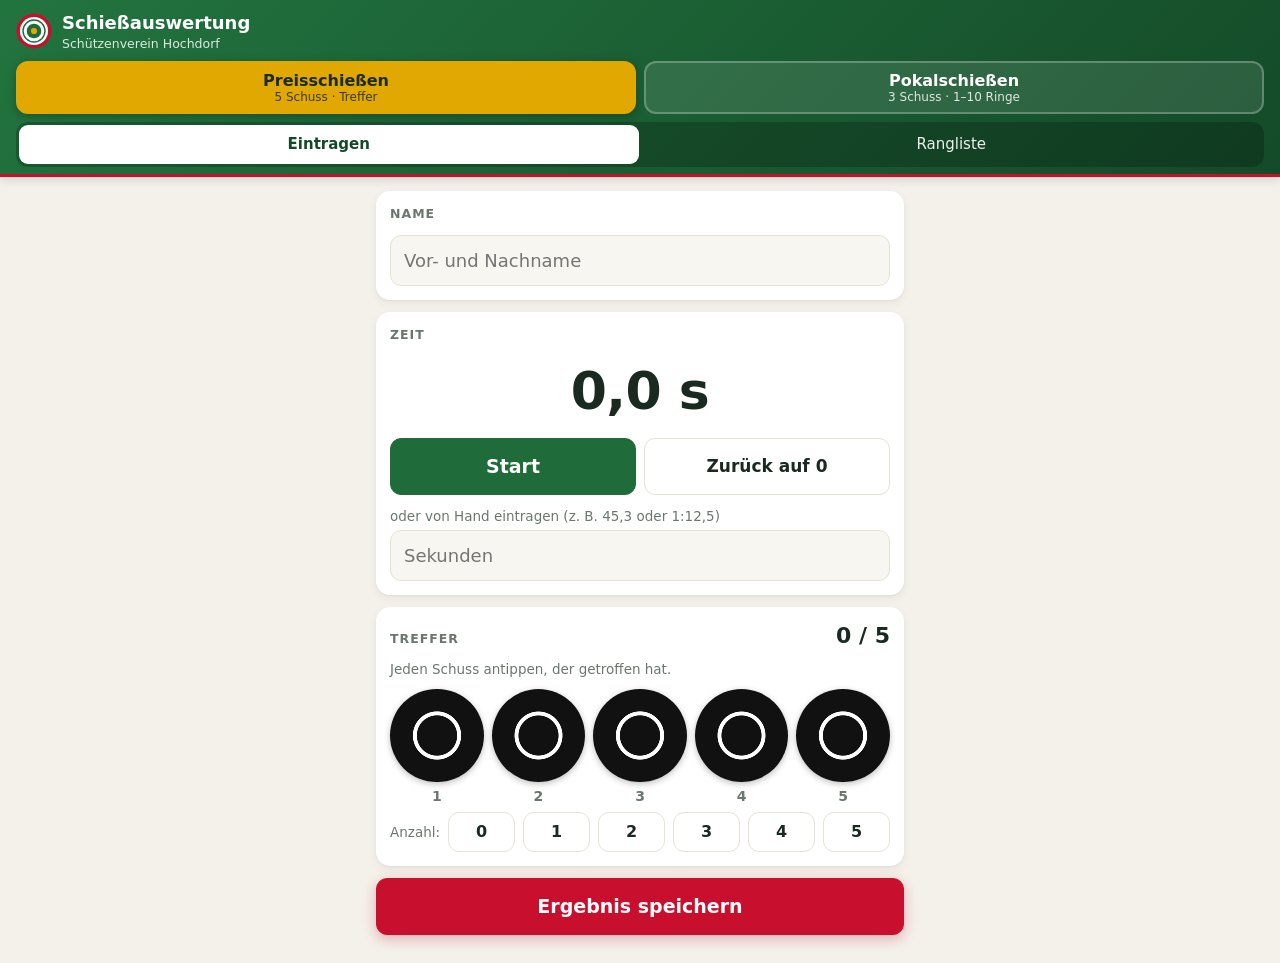
<file: index.html>
<!doctype html>
<html lang="de">
<head>
<meta charset="utf-8">
<meta name="viewport" content="width=device-width, initial-scale=1, viewport-fit=cover">
<meta name="theme-color" content="#1f6b3a">
<meta name="apple-mobile-web-app-capable" content="yes">
<meta name="mobile-web-app-capable" content="yes">
<meta name="apple-mobile-web-app-status-bar-style" content="black-translucent">
<meta name="apple-mobile-web-app-title" content="Schießen">
<title>Schießauswertung</title>
<link rel="manifest" href="manifest.json">
<link rel="icon" href="icon.svg" type="image/svg+xml">
<link rel="apple-touch-icon" href="icon-180.png">
<link rel="stylesheet" href="schiessen.css">
</head>
<body>
<header class="kopf">
  <div class="marke">
    <img src="icon.svg" alt="" class="emblem">
    <div>Schießauswertung<small>Schützenverein Hochdorf</small></div>
  </div>
  <nav class="arten" aria-label="Art des Schießens">
    <button type="button" data-art="preis">Preisschießen<small>5 Schuss · Treffer</small></button>
    <button type="button" data-art="pokal">Pokalschießen<small>3 Schuss · 1–10 Ringe</small></button>
  </nav>
  <nav class="seg" role="tablist">
    <button type="button" data-tab="eintragen" class="an" role="tab">Eintragen</button>
    <button type="button" data-tab="rangliste" role="tab">Rangliste <span id="anzahl"></span></button>
  </nav>
</header>

<main>
  <section id="eintragen">
    <form id="form" autocomplete="off" novalidate>
      <label class="karte">
        <span class="titel">Name</span>
        <input id="name" name="name" list="namen" placeholder="Vor- und Nachname" enterkeyhint="done" autocapitalize="words" maxlength="60">
        <datalist id="namen"></datalist>
      </label>

      <div class="karte">
        <span class="titel">Zeit</span>
        <div id="uhr" class="uhr" aria-live="off">0,0 s</div>
        <div class="reihe">
          <button type="button" id="startStopp" class="knopf gross gruen">Start</button>
          <button type="button" id="uhrNull" class="knopf">Zurück auf 0</button>
        </div>
        <label class="klein">oder von Hand eintragen (z. B. 45,3 oder 1:12,5)
          <input id="zeit" inputmode="decimal" placeholder="Sekunden">
        </label>
      </div>

      <div class="karte" id="kartePreis">
        <span class="titel">Treffer <b id="trefferZahl">0 / 5</b></span>
        <p class="hinweis">Jeden Schuss antippen, der getroffen hat.</p>
        <div id="scheiben" class="scheiben"></div>
        <div class="reihe schnell" id="schnell"></div>
      </div>

      <div class="karte" id="kartePokal" hidden>
        <span class="titel">Ringe <b id="ringeSumme">0 / 30</b></span>
        <p class="hinweis">Schuss antippen, dann die Ringzahl wählen.</p>
        <div id="schuesse" class="schuesse"></div>
        <div id="tasten" class="tasten"></div>
      </div>

      <button type="submit" class="knopf gross rot speichern">Ergebnis speichern</button>
    </form>
  </section>

  <section id="rangliste" hidden>
    <div class="karte leiste">
      <label class="schalter"><input type="checkbox" id="nurBester"> Nur bester Versuch je Schütze</label>
      <div class="reihe">
        <button type="button" id="teilen" class="knopf">Teilen / Exportieren</button>
        <button type="button" id="drucken" class="knopf">Drucken</button>
      </div>
    </div>
    <ol id="liste" class="liste"></ol>
    <p id="leer" class="leer">Noch keine Ergebnisse eingetragen.</p>
    <button type="button" id="alleLoeschen" class="knopf leise">Alle Ergebnisse löschen …</button>
  </section>
</main>

<dialog id="dlg"></dialog>
<div id="meldung" class="meldung" aria-live="polite"></div>
<script src="logic.js"></script>
<script src="schiessen.js"></script>
</body>
</html>
</file>
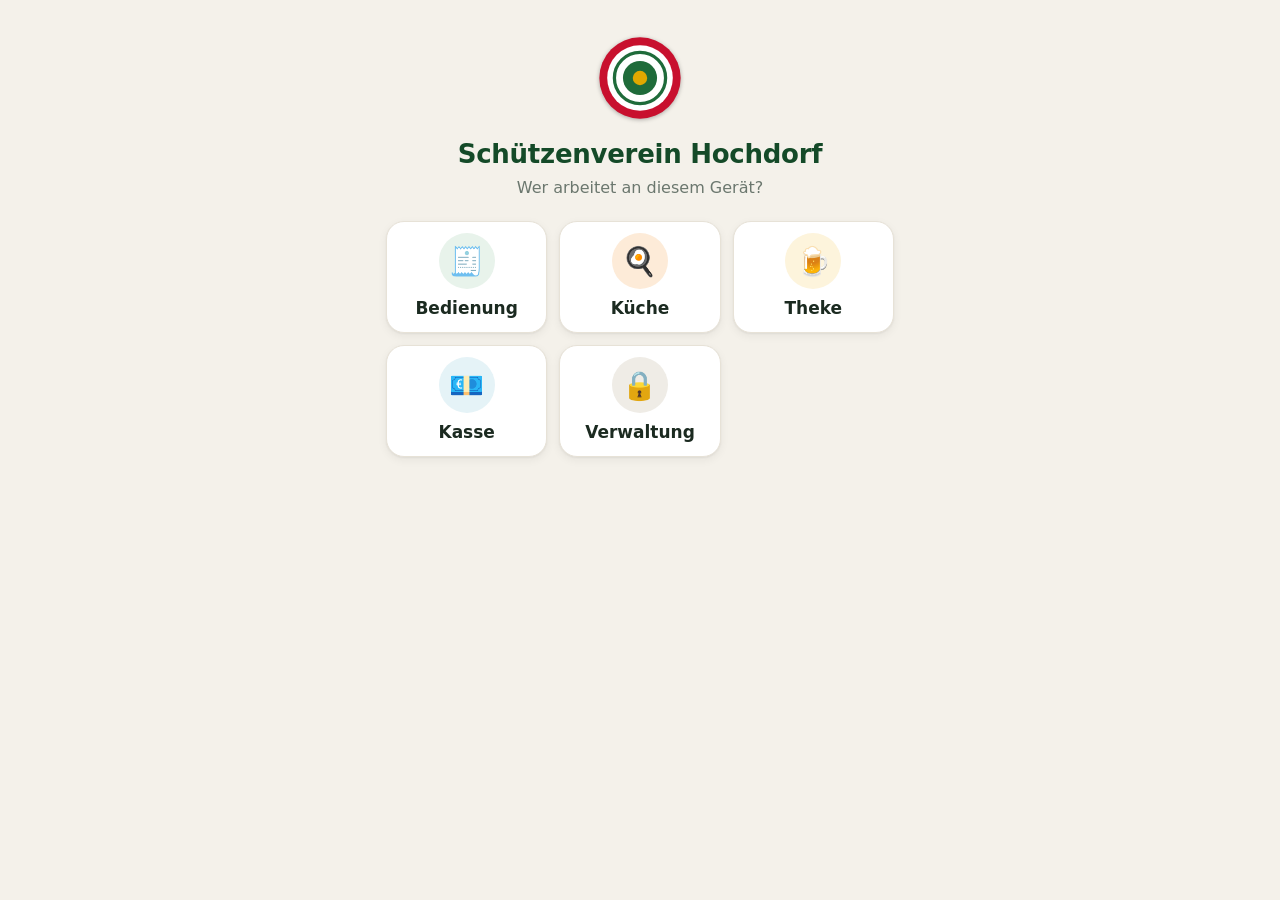
<file: app/index.html>
<!doctype html>
<html lang="de">
<head>
<meta charset="utf-8">
<meta name="viewport" content="width=device-width, initial-scale=1, viewport-fit=cover">
<meta name="theme-color" content="#1f6b3a">
<title>Schützenverein Hochdorf</title>
<link rel="icon" href="icon.svg" type="image/svg+xml">
<link rel="stylesheet" href="css/app.css">
</head>
<body>
<header id="top"></header>
<main id="view"></main>
<div id="toasts" aria-live="polite"></div>
<dialog id="dlg"></dialog>
<div id="print" aria-hidden="true"></div>
<script type="module" src="js/main.js"></script>
</body>
</html>
</file>
<file: schiessen.css>
/* Schießauswertung – Vereinsfarben Waldgrün, Schützenrot, Gold. Nur Systemschriften, läuft offline. */
:root {
  --bg: #f4f1ea; --karte: #fff; --text: #1b2a20; --leise: #6b776e; --linie: #e7e2d7; --sanft: #f8f6f1;
  --gruen: #1f6b3a; --gruen-dunkel: #144a28; --rot: #c8102e; --gold: #e0a800; --silber: #9aa3a8; --bronze: #b0743c;
  --radius: 14px;
  --schatten: 0 1px 2px rgba(27, 42, 32, .06), 0 3px 10px rgba(27, 42, 32, .06);
  color-scheme: light dark;
}
@media (prefers-color-scheme: dark) {
  :root { --bg: #121a15; --karte: #1c2620; --text: #e8efe9; --leise: #9aa79e; --linie: #2c3830; --sanft: #222e27; --gruen: #2f8f52; }
}
* { box-sizing: border-box; -webkit-tap-highlight-color: transparent; }
[hidden] { display: none !important; }
html, body { margin: 0; }
body { background: var(--bg); color: var(--text); font: 17px/1.4 system-ui, -apple-system, "Segoe UI", Roboto, sans-serif; -webkit-font-smoothing: antialiased; min-height: 100vh; }
button, input { font: inherit; color: inherit; }
button { touch-action: manipulation; cursor: pointer; }
:focus-visible { outline: 3px solid rgba(47, 143, 82, .5); outline-offset: 2px; }

/* Kopf */
.kopf { position: relative; z-index: 5; background: linear-gradient(135deg, #22743f, #144a28); color: #fff;
  padding: calc(10px + env(safe-area-inset-top)) 16px 10px; box-shadow: inset 0 -3px 0 var(--rot), 0 2px 10px rgba(0, 0, 0, .15); }
.marke { display: flex; align-items: center; gap: 10px; font-weight: 800; font-size: 18px; margin-bottom: 8px; }
.marke small { display: block; font-weight: 500; font-size: 12.5px; opacity: .85; }
.emblem { width: 36px; height: 36px; }
.arten { display: grid; grid-template-columns: 1fr 1fr; gap: 8px; margin-bottom: 8px; }
.arten button { background: rgba(255, 255, 255, .1); border: 2px solid rgba(255, 255, 255, .25); color: #fff; border-radius: 12px;
  padding: 8px 6px; font-weight: 800; font-size: 16px; line-height: 1.2; }
.arten button small { display: block; font-weight: 500; font-size: 12px; opacity: .85; }
.arten button.an { background: var(--gold); border-color: var(--gold); color: #1b2a20; box-shadow: 0 2px 8px rgba(0, 0, 0, .25); }
.seg { display: flex; background: rgba(0, 0, 0, .22); border-radius: 12px; padding: 3px; gap: 3px; }
.seg button { flex: 1; background: none; border: 0; color: rgba(255, 255, 255, .92); padding: 9px 8px; border-radius: 9px; font-size: 15px; }
.seg button.an { background: #fff; color: var(--gruen-dunkel); font-weight: 700; }

main { padding: 14px 16px calc(28px + env(safe-area-inset-bottom)); max-width: 560px; margin: 0 auto; }
.karte { display: block; background: var(--karte); border-radius: var(--radius); box-shadow: var(--schatten); padding: 14px; margin-bottom: 12px; }
.titel { display: flex; justify-content: space-between; align-items: baseline; font-size: 12.5px; font-weight: 700;
  text-transform: uppercase; letter-spacing: .08em; color: var(--leise); margin-bottom: 8px; }
.titel b { font-size: 22px; letter-spacing: 0; color: var(--text); text-transform: none; }
.hinweis, .klein { font-size: 13.5px; color: var(--leise); margin: 0 0 10px; }
label.klein { display: block; margin: 12px 0 0; }
input:not([type]), input[inputmode], input[list] { width: 100%; padding: 12px 13px; border: 1.5px solid var(--linie); border-radius: 11px;
  background: var(--sanft); font-size: 18px; margin-top: 4px; }
input:focus { border-color: var(--gruen); outline: none; background: var(--karte); }
input.falsch { border-color: var(--rot); }

/* Knöpfe */
.reihe { display: flex; gap: 8px; flex-wrap: wrap; }
.reihe > * { flex: 1; }
.knopf { border: 1.5px solid var(--linie); background: var(--karte); border-radius: 11px; padding: 11px 14px; font-weight: 600; min-height: 46px; }
.knopf:active { transform: scale(.98); }
.knopf.gross { font-size: 19px; padding: 14px; min-height: 56px; }
.knopf.gruen { background: var(--gruen); border-color: var(--gruen); color: #fff; }
.knopf.rot { background: var(--rot); border-color: var(--rot); color: #fff; }
.knopf.mini { min-height: 40px; padding: 6px 0; font-size: 16px; }
.knopf.leise { display: block; margin: 18px auto 0; background: none; border: 0; color: var(--rot); font-weight: 500; }
.speichern { width: 100%; box-shadow: 0 4px 14px rgba(200, 16, 46, .3); }

/* Stoppuhr */
.uhr { font-size: 52px; font-weight: 800; text-align: center; font-variant-numeric: tabular-nums; padding: 4px 0 10px; letter-spacing: -.01em; }
.uhr.laeuft { color: var(--rot); }

/* Scheiben */
.scheiben { display: grid; grid-template-columns: repeat(5, 1fr); gap: 8px; margin-bottom: 12px; }
.scheibe { aspect-ratio: 1; border-radius: 50%; border: 0; padding: 0; position: relative; color: #fff; font-weight: 800; font-size: 18px;
  background: radial-gradient(circle, #111 0 30%, #fff 31% 36%, #111 37% 100%); box-shadow: 0 2px 6px rgba(0, 0, 0, .25); transition: transform .1s; }
.scheibe span { position: absolute; inset: auto 0 -24px; color: var(--leise); font-size: 14px; }
.scheibe.getroffen { background: radial-gradient(circle, #fff 0 70%, #d8d8d8 71% 100%); box-shadow: 0 0 0 3px var(--gruen), 0 2px 6px rgba(0, 0, 0, .2); }
.scheibe.getroffen::after { content: "✔"; position: absolute; inset: 0; display: grid; place-items: center; color: var(--gruen); font-size: 26px; }
.scheibe:active { transform: scale(.94); }
.schnell { margin-top: 30px; }
.schnell::before { content: "Anzahl:"; flex: 0 0 auto; align-self: center; font-size: 13.5px; color: var(--leise); }

/* Pokalschießen: 3 Schuss, Ringe 1–10 */
.schuesse { display: grid; grid-template-columns: repeat(3, 1fr); gap: 8px; margin-bottom: 12px; }
.schuss { border: 2px solid var(--linie); background: var(--sanft); border-radius: 12px; padding: 8px 4px; }
.schuss small { display: block; color: var(--leise); font-size: 13px; }
.schuss b { display: block; font-size: 34px; line-height: 1.15; font-variant-numeric: tabular-nums; }
.schuss.voll b { color: var(--gruen); }
.schuss.aktiv { border-color: var(--gold); background: var(--karte); box-shadow: 0 0 0 3px rgba(224, 168, 0, .3); }
.tasten { display: grid; grid-template-columns: repeat(5, 1fr); gap: 8px; }
.taste { font-size: 22px; font-weight: 800; min-height: 54px; padding: 0; }
.taste.breit { grid-column: span 5; font-size: 16px; font-weight: 600; min-height: 44px; }
.taste.breit + .taste.breit { grid-column: span 5; }
@media (min-width: 360px) { .taste.breit { grid-column: span 3; } .taste.breit + .taste.breit { grid-column: span 2; } }

/* Rangliste */
.leiste { display: grid; gap: 10px; }
.schalter { display: flex; align-items: center; gap: 10px; font-size: 15.5px; }
.schalter input { width: 22px; height: 22px; accent-color: var(--gruen); }
.liste { list-style: none; margin: 0; padding: 0; }
.zeile { display: grid; grid-template-columns: 38px 1fr auto 72px; align-items: center; gap: 8px; background: var(--karte);
  border-radius: 12px; box-shadow: var(--schatten); padding: 11px 12px; margin-bottom: 8px; border-left: 5px solid transparent; }
.zeile.p1 { border-left-color: var(--gold); } .zeile.p2 { border-left-color: var(--silber); } .zeile.p3 { border-left-color: var(--bronze); }
.platz { font-weight: 800; font-size: 19px; color: var(--leise); }
.p1 .platz { color: var(--gold); }
.wer { min-width: 0; }
.wer b { display: block; overflow: hidden; text-overflow: ellipsis; white-space: nowrap; }
.wer small { color: var(--leise); font-size: 12.5px; }
.ergebnis { text-align: center; }
.ergebnis b { display: block; font-size: 18px; }
.punkte { display: flex; gap: 3px; }
.einzel { display: block; color: var(--leise); font-size: 12.5px; white-space: nowrap; }
.punkte i { width: 9px; height: 9px; border-radius: 50%; border: 1.5px solid var(--leise); }
.punkte i.voll { background: var(--gruen); border-color: var(--gruen); }
.zeit { text-align: right; font-variant-numeric: tabular-nums; font-weight: 600; }
.leer { text-align: center; color: var(--leise); padding: 30px 0; }

dialog { border: 0; border-radius: 16px; padding: 18px; width: min(92vw, 420px); background: var(--karte); color: var(--text); box-shadow: 0 10px 40px rgba(0, 0, 0, .3); }
dialog::backdrop { background: rgba(0, 0, 0, .45); }
dialog h3 { margin: 0 0 6px; }

.meldung { position: fixed; left: 16px; right: 16px; bottom: calc(18px + env(safe-area-inset-bottom)); max-width: 520px; margin: 0 auto;
  background: var(--gruen-dunkel); color: #fff; padding: 13px 16px; border-radius: 12px; box-shadow: 0 6px 20px rgba(0, 0, 0, .25);
  opacity: 0; transform: translateY(12px); transition: .2s; pointer-events: none; z-index: 20; }
.meldung.sichtbar { opacity: 1; transform: none; }
.meldung.fehler { background: var(--rot); }

@media print {
  .kopf .seg, .leiste, .knopf, .meldung, #eintragen, .arten button:not(.an) { display: none !important; }
  .arten { display: block; } .arten button.an { background: none; border: 0; box-shadow: none; color: #000; font-size: 22px; padding: 0; text-align: left; }
  .kopf { position: static; background: none; color: #000; box-shadow: none; }
  body { background: #fff; color: #000; }
  .zeile { box-shadow: none; border: 1px solid #ccc; break-inside: avoid; }
}
</file>
<file: app/css/app.css>
/* Schützenverein Hochdorf – Bestellsystem
   Vereinsfarben: Waldgrün, Schützenrot, Gold. Nur Systemschriften – läuft komplett offline. */
:root {
  --bg: #f4f1ea; --card: #fff; --text: #1b2a20; --muted: #6b776e; --line: #e7e2d7; --soft: #f8f6f1;
  --green: #1f6b3a; --green-dark: #144a28; --green-soft: #e8f3eb; --red: #c8102e; --gold: #e0a800;
  --danger: #c62828; --warn: #d17a00; --ok: #2e7d32;
  --s-neu: #1e66c9; --s-arbeit: #d17a00; --s-fertig: #2e8b3e; --s-abgeholt: #8a948c;
  --radius: 14px;
  --shadow: 0 1px 2px rgba(27, 42, 32, .06), 0 3px 10px rgba(27, 42, 32, .06);
  --shadow-lg: 0 2px 4px rgba(27, 42, 32, .08), 0 10px 28px rgba(27, 42, 32, .12);
}
/* Kategorie-Farben: --acc = Akzent (Streifen, Überschrift), --tint = Kachelhintergrund */
.c-essen { --acc: #2e7d32; --tint: #edf6ee; } .c-bier { --acc: #d99a00; --tint: #fdf4dc; }
.c-wein { --acc: #a4295a; --tint: #fbe9f0; } .c-alkfrei { --acc: #1b87a6; --tint: #e5f3f7; }
.c-getraenke { --acc: #3d6fb6; --tint: #e9f0fa; } .c-kaffee { --acc: #8d5a2b; --tint: #f6ede3; }
.c-pfand { --acc: #7b7b7b; --tint: #efefef; }

* { box-sizing: border-box; -webkit-tap-highlight-color: transparent; }
[hidden] { display: none !important; }
html, body { margin: 0; height: 100%; }
body { background: var(--bg); color: var(--text); font: 16px/1.4 system-ui, -apple-system, "Segoe UI", Roboto, "Helvetica Neue", sans-serif; display: flex; flex-direction: column; -webkit-font-smoothing: antialiased; }
button, input, select, textarea { font: inherit; color: inherit; }
button { touch-action: manipulation; }
h2 { font-size: 12.5px; font-weight: 700; text-transform: uppercase; letter-spacing: .08em; color: var(--muted); margin: 22px 0 10px; }
code { background: #ece8de; padding: 1px 6px; border-radius: 5px; font-size: .92em; word-break: break-all; }
:focus-visible { outline: 3px solid rgba(31, 107, 58, .45); outline-offset: 2px; }

/* ---------- Kopfzeile ---------- */
#top { background: linear-gradient(135deg, #22743f 0%, #144a28 100%); color: #fff; padding: 10px 16px; display: flex; align-items: center; gap: 8px 12px; flex-wrap: wrap; box-shadow: inset 0 -3px 0 var(--red), 0 2px 10px rgba(0, 0, 0, .15); position: relative; z-index: 5; }
#top:empty { display: none; }
.brand { font-weight: 800; font-size: 17px; letter-spacing: .01em; flex: 1; min-width: 190px; display: flex; align-items: center; gap: 10px; }
.brand small { display: block; font-weight: 500; opacity: .85; font-size: 12.5px; letter-spacing: 0; }
.emblem { width: 36px; height: 36px; flex: none; filter: drop-shadow(0 1px 2px rgba(0, 0, 0, .3)); }
.seg { display: inline-flex; flex-wrap: wrap; background: rgba(0, 0, 0, .22); border-radius: 12px; padding: 3px; gap: 2px; }
.seg button { background: none; border: none; color: rgba(255, 255, 255, .92); padding: 7px 11px; border-radius: 9px; font-size: 14px; cursor: pointer; }
.seg button:hover { background: rgba(255, 255, 255, .1); }
.seg button i { font-style: normal; }
.seg button.on { background: #fff; color: var(--green-dark); font-weight: 700; box-shadow: 0 1px 3px rgba(0, 0, 0, .2); }
.tool { background: rgba(255, 255, 255, .12); color: #fff; border: 1px solid rgba(255, 255, 255, .3); border-radius: 9px; padding: 7px 12px; font-size: 13px; cursor: pointer; }
.tool:hover { background: rgba(255, 255, 255, .2); }
.conn { font-size: 12.5px; font-weight: 600; padding: 5px 11px; border-radius: 999px; background: rgba(0, 0, 0, .22); white-space: nowrap; }
.conn.ok { color: #b9f6ca; }
.conn.bad { background: var(--danger); color: #fff; animation: pulse 1.6s infinite; }
@keyframes pulse { 50% { opacity: .6; } }
.outbox { font-size: 13px; padding: 5px 11px; border-radius: 999px; background: var(--warn); color: #fff; font-weight: 700; }
main { flex: 1; min-height: 0; display: flex; flex-direction: column; }
.panel { flex: 1; overflow-y: auto; padding: 16px 16px 56px; }
.narrow { max-width: 700px; margin: 0 auto; }

/* ---------- Allgemeine Elemente ---------- */
.field { width: 100%; margin-top: 10px; border: 1.5px solid var(--line); border-radius: 12px; padding: 12px 14px; background: #fff; transition: border-color .15s, box-shadow .15s; }
.field:focus { outline: none; border-color: var(--green); box-shadow: 0 0 0 4px rgba(31, 107, 58, .12); }
.field.strong { border: 2px solid var(--green); }
textarea.field { resize: vertical; }
.btn { width: 100%; min-height: 54px; margin-top: 12px; border-radius: 14px; border: none; background: linear-gradient(180deg, #24803f, var(--green)); color: #fff; font-weight: 700; font-size: 17px; cursor: pointer; padding: 0 16px; box-shadow: 0 2px 0 var(--green-dark), 0 6px 16px rgba(31, 107, 58, .25); transition: transform .08s, box-shadow .08s; }
.btn:active:not(:disabled) { transform: translateY(1px); box-shadow: 0 1px 0 var(--green-dark), 0 3px 8px rgba(31, 107, 58, .2); }
.btn.sec { background: #ebe7de; color: var(--text); box-shadow: none; }
.btn.danger { background: linear-gradient(180deg, #d63a3a, var(--danger)); box-shadow: 0 2px 0 #8e1b1b, 0 6px 16px rgba(198, 40, 40, .25); }
.btn:disabled { background: #d9d5cb; color: #8b8f87; box-shadow: none; cursor: default; }
.small { padding: 8px 13px; border-radius: 10px; border: 1px solid var(--line); background: #fff; cursor: pointer; font-size: 14px; box-shadow: var(--shadow); }
.small:hover { border-color: #cfc8b8; }
.muted { color: var(--muted); }
.link { background: none; border: none; color: var(--green); cursor: pointer; padding: 0; font-size: 15px; font-weight: 600; }
.lbl { display: block; margin-top: 18px; font-size: 14px; color: var(--muted); }
.alert { background: #fff6e2; border: 1px solid #f1cd80; border-left: 5px solid var(--warn); color: #6b4300; border-radius: 12px; padding: 11px 14px; margin: 12px 0; }
.check { display: inline-flex; gap: 8px; align-items: center; font-size: 14px; color: var(--muted); cursor: pointer; padding: 8px 0; }
.check input { width: 20px; height: 20px; margin: 0; accent-color: var(--green); }
.starting { text-align: center; color: var(--muted); padding: 60px 16px; }
.row-head { display: flex; justify-content: space-between; align-items: baseline; gap: 10px; }
.qbtn { width: 36px; height: 36px; border-radius: 50%; border: 1px solid var(--line); background: #fff; cursor: pointer; font-size: 19px; line-height: 1; box-shadow: var(--shadow); }
.qbtn:active { background: var(--green-soft); }

/* ---------- Anmeldung ---------- */
.login { max-width: 540px; width: 100%; margin: 0 auto; padding: 36px 16px 40px; overflow-y: auto; }
.login .hero { text-align: center; margin-bottom: 8px; }
.login .hero .emblem { width: 84px; height: 84px; }
.login h1 { font-size: 26px; margin: 10px 0 4px; color: var(--green-dark); letter-spacing: -.01em; }
.login .hero p { margin: 0; }
.roles { display: grid; grid-template-columns: repeat(auto-fill, minmax(150px, 1fr)); gap: 12px; margin-top: 22px; }
.roles button { min-height: 112px; border-radius: 18px; border: 1px solid var(--line); background: var(--card); font-size: 17px; font-weight: 700; cursor: pointer; display: flex; flex-direction: column; align-items: center; justify-content: center; gap: 8px; box-shadow: var(--shadow); transition: transform .1s, box-shadow .1s; }
.roles button:hover { box-shadow: var(--shadow-lg); transform: translateY(-1px); }
.roles button span { font-size: 28px; width: 56px; height: 56px; border-radius: 50%; display: grid; place-items: center; background: var(--rc, var(--green-soft)); }
.r-bedienung { --rc: #e8f3eb; } .r-kueche { --rc: #fdebd8; } .r-theke { --rc: #fdf4dc; } .r-kasse { --rc: #e5f3f7; } .r-admin { --rc: #efece6; }
.pin-dots { display: flex; justify-content: center; gap: 14px; margin: 24px 0 8px; min-height: 20px; }
.pin-dots i { width: 16px; height: 16px; border-radius: 50%; border: 2px solid var(--green); transition: background .1s, transform .1s; }
.pin-dots i.on { background: var(--green); transform: scale(1.1); }
.pinpad { display: grid; grid-template-columns: repeat(3, 1fr); gap: 12px; max-width: 330px; margin: 0 auto; }
.pinpad button { height: 64px; border-radius: 16px; border: 1px solid var(--line); background: var(--card); font-size: 25px; font-weight: 600; cursor: pointer; box-shadow: var(--shadow); }
.pinpad button:active { background: var(--green-soft); transform: scale(.97); }
.pinpad button.ok { background: linear-gradient(180deg, #24803f, var(--green)); color: #fff; border-color: var(--green); font-size: 20px; font-weight: 700; }
.err { color: var(--danger); text-align: center; min-height: 1.4em; font-weight: 600; }
.login .alt { text-align: center; margin-top: 18px; }
.login .link { padding: 10px 0; }
.shake { animation: shake .3s; }
@keyframes shake { 25% { transform: translateX(-8px); } 75% { transform: translateX(8px); } }

/* ---------- Bedienung ---------- */
.tables { display: grid; grid-template-columns: repeat(6, 1fr); gap: 7px; }
.tables button { height: 46px; border-radius: 11px; border: 1px solid var(--line); background: #fff; font-weight: 700; font-size: 16px; cursor: pointer; position: relative; box-shadow: var(--shadow); font-variant-numeric: tabular-nums; }
.tables button.on { background: var(--green); color: #fff; border-color: var(--green); box-shadow: 0 0 0 3px rgba(31, 107, 58, .2); }
.tables button.has::after { content: ''; position: absolute; top: 5px; right: 5px; width: 8px; height: 8px; border-radius: 50%; background: var(--gold); box-shadow: 0 0 0 2px #fff; }
.tables button.on.has::after { box-shadow: 0 0 0 2px var(--green); }
.tables .pickup { grid-column: 1 / -1; font-weight: 600; font-size: 15px; }
.cat-h { display: flex; align-items: center; gap: 8px; color: var(--acc); }
.cat-h::after { content: ''; flex: 1; height: 2px; border-radius: 2px; background: var(--acc); opacity: .18; }
.cat-h .ico { font-size: 17px; }
.grid { display: grid; grid-template-columns: repeat(auto-fill, minmax(140px, 1fr)); gap: 9px; }
.tile { position: relative; min-height: 78px; border: 2px solid transparent; border-radius: var(--radius); padding: 10px 12px 9px 15px; text-align: left; cursor: pointer; user-select: none; display: flex; flex-direction: column; justify-content: space-between; gap: 6px; background: var(--tint); box-shadow: inset 4px 0 0 var(--acc), var(--shadow); transition: transform .08s; }
.tile .name { font-weight: 650; line-height: 1.25; }
.tile .meta { display: flex; justify-content: space-between; align-items: baseline; gap: 6px; }
.tile .price { font-weight: 800; font-variant-numeric: tabular-nums; }
.tile .st { font-size: 12px; color: var(--muted); }
.tile.on { border-color: var(--green); background: #fff; box-shadow: inset 4px 0 0 var(--acc), 0 0 0 3px rgba(31, 107, 58, .15), var(--shadow); }
.tile:active, .ktile .add:active { transform: scale(.97); }
.pl-neu { color: var(--ok); font-weight: 700; } .pl-preis, .pl-geaendert { color: var(--warn); font-weight: 700; }
.pl-off { color: var(--danger); font-weight: 700; } .pl-gleich { color: var(--muted); }
.urls code { font-size: 19px; font-weight: 800; background: #fff; border: 1px solid #cfe3cc; padding: 4px 10px; display: inline-block; margin: 6px 0; }
.badge { position: absolute; top: -9px; right: -7px; background: var(--red); color: #fff; min-width: 28px; height: 28px; border-radius: 14px; display: grid; place-items: center; font-weight: 800; font-size: 14px; padding: 0 7px; box-shadow: 0 0 0 2px #fff, 0 2px 6px rgba(0, 0, 0, .2); }
.cart { margin-top: 16px; border-radius: var(--radius); padding: 10px 14px; background: #fff; box-shadow: var(--shadow); border: 1px solid var(--line); }
.cart .row, .paybox .row { display: flex; justify-content: space-between; align-items: center; gap: 8px; padding: 5px 0; }
.cart .row > span:last-child { display: flex; gap: 6px; flex: none; }
.cart .row.total { border-top: 2px dashed var(--line); margin-top: 6px; padding-top: 10px; font-size: 19px; }
.cart .row.total b:last-child { font-size: 24px; font-variant-numeric: tabular-nums; color: var(--green-dark); }
.cart .row.total b:first-child { font-size: 19px; font-weight: 700; color: var(--text); } /* sonst greift die große Kassen-Summe (.total b) */
.paybox { margin-top: 12px; border: 2px solid var(--green); border-radius: var(--radius); padding: 10px 14px; background: var(--green-soft); }
.paybox .row b { font-size: 21px; font-variant-numeric: tabular-nums; }
.paybox .row.neg { color: var(--danger); }
.given { display: grid; grid-template-columns: repeat(5, 1fr); gap: 7px; margin: 8px 0; }
.given button { height: 44px; border-radius: 10px; border: 1px solid var(--line); background: #fff; cursor: pointer; font-weight: 600; box-shadow: var(--shadow); }
.given button.on { background: var(--green); color: #fff; border-color: var(--green); }
#w-send { position: sticky; bottom: 12px; z-index: 4; }
#w-send:disabled { position: static; } /* solange nichts gewählt ist, soll der Knopf keine Produkte verdecken */
.tablesum { display: flex; justify-content: space-between; align-items: center; background: #fff; border: 1px solid var(--line); border-left: 5px solid var(--gold); border-radius: var(--radius); padding: 11px 14px; margin-top: 12px; box-shadow: var(--shadow); }
.tablesum b { font-size: 21px; font-variant-numeric: tabular-nums; }
.my { border: 1px solid var(--line); border-radius: var(--radius); padding: 11px 14px; margin-bottom: 10px; background: #fff; box-shadow: var(--shadow); }
.my.ready { border-color: #9fd0a6; background: #eff8f0; box-shadow: inset 4px 0 0 var(--s-fertig), var(--shadow); }
.my.pending { border-style: dashed; border-color: var(--warn); background: #fffaf1; }
.my .top { display: flex; justify-content: space-between; gap: 8px; font-weight: 700; }
.mnote { color: #7a5a00; font-size: 14px; margin-top: 4px; }
.chips { display: flex; flex-wrap: wrap; gap: 6px; margin-top: 8px; align-items: center; }
.chip { display: inline-flex; align-items: center; gap: 6px; font-size: 13px; font-weight: 600; border-radius: 999px; padding: 4px 11px; color: #fff; }
.chip button { background: #fff; border: none; color: var(--text); border-radius: 999px; min-height: 38px; padding: 0 16px; margin: -1px -7px -1px 4px; cursor: pointer; font-size: 14px; font-weight: 700; }
.chip-btn { border: 1px solid #f0c9c5; background: #fff; border-radius: 999px; min-height: 38px; padding: 0 15px; font-size: 14px; cursor: pointer; color: var(--danger); margin-left: auto; }
.st-neu { background: var(--s-neu); } .st-arbeit { background: var(--s-arbeit); } .st-fertig { background: var(--s-fertig); }
.st-abgeholt { background: var(--s-abgeholt); } .st-wait { background: var(--warn); }
.paid { color: var(--s-fertig); font-size: 13px; }

/* ---------- Küche & Theke ---------- */
.panel.dark { background: radial-gradient(1200px 500px at 20% -10%, #24302a 0%, #151b17 60%); color: #eef2ee; --line: #36423a; --muted: #9aa79c; }
.k-head { display: flex; gap: 12px; align-items: center; flex-wrap: wrap; margin-bottom: 14px; }
.station-title { font-size: 26px; font-weight: 800; letter-spacing: -.01em; }
.t-kueche { color: #ffcc80; } .t-theke { color: #90caf9; }
.summary { flex: 1; display: flex; flex-wrap: wrap; gap: 7px; }
.summary span { background: #26302a; border: 1px solid #36423a; border-radius: 10px; padding: 6px 11px; font-size: 15px; }
.summary b { font-size: 18px; margin-right: 5px; color: #fff; }
.tool-dark { background: #26302a; color: #eef2ee; border: 1px solid #4a564c; border-radius: 10px; padding: 9px 13px; cursor: pointer; }
.k-cols { display: grid; grid-template-columns: 1fr 270px; gap: 16px; align-items: start; }
.queue { display: grid; grid-template-columns: repeat(auto-fill, minmax(240px, 1fr)); gap: 14px; }
.card { background: #222b25; border: 1px solid #323d35; border-radius: 16px; overflow: hidden; border-top: 6px solid var(--s-neu); display: flex; flex-direction: column; box-shadow: 0 8px 24px rgba(0, 0, 0, .35); }
.card.arbeit { border-top-color: var(--s-arbeit); }
.card.late { box-shadow: 0 0 0 3px var(--danger), 0 8px 24px rgba(0, 0, 0, .35); }
.card.flash { animation: flash 1s 3; }
@keyframes flash { 50% { background: #3b5a43; } }
.card .ch { padding: 11px 14px 6px; display: flex; justify-content: space-between; align-items: flex-start; gap: 8px; }
.card .pos { font-size: 12.5px; color: var(--muted); }
.card .tblname { font-size: 24px; font-weight: 800; word-break: break-word; }
.card .tblname.pickup { color: #ffd54f; }
.card .time { font-variant-numeric: tabular-nums; font-size: 14px; font-weight: 700; white-space: nowrap; background: #2f3a33; border-radius: 999px; padding: 3px 10px; }
.card .time.warn { color: #1b1b1b; background: #ffb74d; } .card .time.late { color: #fff; background: var(--danger); }
.card ul { list-style: none; margin: 0; padding: 0 14px 10px; font-size: 19px; }
.card li { padding: 6px 0; border-bottom: 1px solid var(--line); }
.card li:last-child { border-bottom: none; }
.card li b { display: inline-block; min-width: 36px; color: #fff; }
.card .note { margin: 0 14px 12px; background: #4d3f12; color: #ffe08a; padding: 7px 11px; border-radius: 10px; font-size: 15px; font-weight: 600; }
.card .kbtn { margin-top: auto; border: none; min-height: 56px; font-weight: 800; font-size: 17px; letter-spacing: .01em; cursor: pointer; color: #fff; background: var(--s-arbeit); }
.card.arbeit .kbtn { background: var(--s-fertig); }
.card .kbtn:active { filter: brightness(.9); }
.ready h3 { margin: 0 0 10px; font-size: 13px; color: var(--muted); text-transform: uppercase; letter-spacing: .08em; }
.ready .r { background: #1f3d28; border: 1px solid #2f5a3a; border-radius: 12px; padding: 11px 13px; margin-bottom: 9px; display: flex; justify-content: space-between; align-items: center; gap: 8px; }
.ready .r button { border: none; border-radius: 9px; padding: 9px 12px; background: var(--s-fertig); color: #fff; cursor: pointer; font-size: 14px; font-weight: 700; }
.k-empty { color: var(--muted); padding: 40px 0; text-align: center; font-size: 19px; }

/* ---------- Kasse ---------- */
.kasse { flex: 1; display: grid; grid-template-columns: 1fr 380px; min-height: 0; }
.ktile { position: relative; }
.ktile .add { width: 100%; min-height: 100px; border: 2px solid transparent; border-radius: var(--radius); padding: 12px 12px 12px 16px; text-align: left; cursor: pointer; display: flex; flex-direction: column; justify-content: space-between; gap: 6px; user-select: none; background: var(--tint); box-shadow: inset 4px 0 0 var(--acc), var(--shadow); }
.ktile.on .add { border-color: var(--green); background: #fff; }
.ktile .name { font-weight: 650; line-height: 1.25; }
.ktile .price { font-weight: 800; font-variant-numeric: tabular-nums; }
.ktile .minus { position: absolute; bottom: 9px; right: 9px; width: 40px; height: 40px; border-radius: 50%; border: 1px solid var(--line); background: #fff; font-size: 22px; line-height: 1; cursor: pointer; color: var(--danger); box-shadow: var(--shadow); }
.bon { background: var(--card); border-left: 1px solid var(--line); display: flex; flex-direction: column; min-height: 0; box-shadow: -4px 0 18px rgba(27, 42, 32, .06); }
.bon-head { padding: 14px 18px; border-bottom: 1px solid var(--line); display: flex; justify-content: space-between; align-items: center; background: var(--soft); }
.bon-head h2 { margin: 0; }
.bon-list { flex: 1; overflow-y: auto; padding: 4px 18px; }
.line { display: grid; grid-template-columns: 1fr auto auto; gap: 10px; align-items: center; padding: 10px 0; border-bottom: 1px dashed var(--line); }
.line .q { display: flex; align-items: center; gap: 7px; }
.line .q b { min-width: 18px; text-align: center; }
.line .sum { min-width: 72px; text-align: right; font-weight: 700; font-variant-numeric: tabular-nums; }
.line small { display: block; color: var(--muted); }
.bon-foot { border-top: 1px solid var(--line); padding: 14px 18px; display: grid; gap: 9px; background: var(--soft); }
.bon-foot .field, .bon-foot .btn { margin-top: 0; }
.total { display: flex; justify-content: space-between; align-items: baseline; }
.total b { font-size: 36px; font-weight: 800; font-variant-numeric: tabular-nums; color: var(--green-dark); }
.change { display: flex; justify-content: space-between; font-size: 19px; font-weight: 600; }
.change.neg { color: var(--danger); }
.actions { display: grid; grid-template-columns: 1fr 2fr; gap: 9px; }
.empty { color: var(--muted); text-align: center; padding: 34px 0; }
.x { background: none; border: none; font-size: 28px; cursor: pointer; display: none; }
.mobilebar { display: none; }

/* ---------- Verwaltung ---------- */
.admin { max-width: 1100px; margin: 0 auto; }
.tabs { display: inline-flex; gap: 3px; flex-wrap: wrap; margin-bottom: 16px; background: #fff; border: 1px solid var(--line); border-radius: 14px; padding: 4px; box-shadow: var(--shadow); }
.tabs button { border: none; background: none; border-radius: 10px; padding: 8px 15px; cursor: pointer; font-weight: 600; color: var(--muted); }
.tabs button.on { background: var(--green); color: #fff; }
.toolbar { display: flex; flex-wrap: wrap; gap: 8px; align-items: center; margin-bottom: 14px; }
.toolbar select { padding: 8px; border-radius: 10px; border: 1px solid var(--line); margin-left: 6px; max-width: 100%; background: #fff; }
.kpis { display: grid; grid-template-columns: repeat(auto-fit, minmax(170px, 1fr)); gap: 12px; }
.kpi { background: var(--card); border: 1px solid var(--line); border-radius: var(--radius); padding: 14px 16px; box-shadow: var(--shadow); }
.kpi span { display: block; font-size: 12.5px; font-weight: 600; color: var(--muted); text-transform: uppercase; letter-spacing: .05em; }
.kpi b { font-size: 24px; font-weight: 800; font-variant-numeric: tabular-nums; }
.kpi small { display: block; color: var(--muted); font-size: 13px; }
.kpi.main { border: none; background: linear-gradient(135deg, #22743f, #144a28); color: #fff; }
.kpi.main span, .kpi.main small { color: rgba(255, 255, 255, .8); }
.kpi.neg b { color: var(--danger); }
.kinds { display: grid; grid-template-columns: repeat(3, 1fr); gap: 12px; margin-top: 12px; }
.bars { display: grid; gap: 7px; background: var(--card); border: 1px solid var(--line); border-radius: var(--radius); padding: 14px; box-shadow: var(--shadow); }
.bar-row { display: grid; grid-template-columns: 62px 1fr 92px; gap: 8px; align-items: center; font-size: 14px; }
.bar { background: #eeeae1; border-radius: 6px; height: 18px; overflow: hidden; }
.bar i { display: block; height: 100%; background: linear-gradient(90deg, #2e8b4a, var(--green)); border-radius: 6px; }
.bar-row b { text-align: right; font-variant-numeric: tabular-nums; }
.table-wrap { overflow-x: auto; background: var(--card); border: 1px solid var(--line); border-radius: var(--radius); box-shadow: var(--shadow); }
.tbl { width: 100%; border-collapse: collapse; font-size: 14px; }
.tbl th, .tbl td { padding: 9px 12px; border-bottom: 1px solid var(--line); text-align: left; vertical-align: middle; }
.tbl tbody tr:last-child td { border-bottom: none; }
.tbl tbody tr:hover td { background: #fbfaf7; }
.tbl th { font-size: 11.5px; text-transform: uppercase; letter-spacing: .06em; color: var(--muted); background: var(--soft); }
.tbl .r { text-align: right; font-variant-numeric: tabular-nums; white-space: nowrap; }
.tbl tr.neg td { color: var(--danger); background: #fdf2f1; }
.tbl tfoot td { font-weight: 800; background: var(--soft); }
.tbl.edit input, .tbl.edit select { width: 100%; padding: 8px 9px; border: 1px solid var(--line); border-radius: 8px; min-width: 90px; background: #fff; }
.tbl.edit input:focus, .tbl.edit select:focus { outline: none; border-color: var(--green); box-shadow: 0 0 0 3px rgba(31, 107, 58, .12); }
.tbl.edit input.price { width: 90px; min-width: 70px; text-align: right; font-variant-numeric: tabular-nums; }
.tbl.edit input[type=checkbox] { width: 22px; height: 22px; min-width: 0; accent-color: var(--green); }
.tbl.edit tr.off td { opacity: .5; }
.kind { font-size: 12px; font-weight: 600; border-radius: 999px; padding: 2px 9px; color: #fff; white-space: nowrap; }
.k-tisch { background: var(--s-neu); } .k-abholung { background: #8e6d00; } .k-kasse { background: var(--green); } .k-storno { background: var(--danger); }
.k-login { background: var(--ok); } .k-failed, .k-locked { background: var(--danger); } .k-logout { background: var(--s-abgeholt); } .k-changed { background: var(--warn); }
.addform { display: grid; grid-template-columns: 2fr 1fr 1fr 1fr auto; gap: 8px; align-items: center; }
.addform .field { margin-top: 0; }
.addform .btn { margin-top: 0; min-height: 48px; }
.explain { background: var(--green-soft); border: 1px solid #cfe3d4; border-radius: var(--radius); padding: 13px 16px; margin-bottom: 14px; }
.targets { display: grid; gap: 9px; }
.target { background: var(--card); border: 1px solid var(--line); border-left: 5px solid var(--ok); border-radius: 12px; padding: 11px 14px; display: grid; gap: 3px; box-shadow: var(--shadow); }
.target.bad { border-left-color: var(--danger); }
.target small { color: var(--muted); }
.access { display: grid; gap: 9px; }
.acc { display: flex; justify-content: space-between; align-items: center; background: var(--card); border: 1px solid var(--line); border-radius: 12px; padding: 11px 14px; box-shadow: var(--shadow); }

/* ---------- Tischplan, Bestellung, Rechnung ---------- */
.plan-sum { display: flex; justify-content: space-between; gap: 10px; background: #fff; border: 1px solid var(--line); border-radius: var(--radius); padding: 10px 14px; box-shadow: var(--shadow); }
.plan { display: grid; grid-template-columns: repeat(auto-fill, minmax(84px, 1fr)); gap: 8px; }
.ptile { min-height: 92px; border-radius: var(--radius); border: 2px solid var(--line); background: #fff; cursor: pointer; padding: 8px 6px; display: flex; flex-direction: column; align-items: center; justify-content: center; gap: 1px; box-shadow: var(--shadow); font-variant-numeric: tabular-nums; }
.ptile b { font-size: 26px; line-height: 1.1; }
.ptile b.named { font-size: 13px; line-height: 1.2; padding: 8px 0 6px; margin: 0 -4px; overflow-wrap: anywhere; text-align: center; }
.ptile small { color: var(--muted); font-size: 12px; }
.ptile .amt { font-weight: 800; font-size: 14px; }
.ptile .dur { font-size: 11.5px; color: var(--muted); }
.ptile.busy { background: #fdf4dc; border-color: var(--gold); }
.ptile.waiting { background: #e8f0fb; border-color: var(--s-neu); }
.ptile.ready { background: #e3f4e6; border-color: var(--s-fertig); animation: pulse 1.6s infinite; }
.ptile.ready small { color: var(--s-fertig); font-weight: 700; }
.ptile:active { transform: scale(.97); }
.legend { display: flex; flex-wrap: wrap; gap: 6px 16px; margin: 12px 2px 4px; font-size: 13px; color: var(--muted); }
.legend i { display: inline-block; width: 13px; height: 13px; border-radius: 4px; border: 2px solid var(--line); background: #fff; margin-right: 6px; vertical-align: -2px; }
.legend i.busy { background: #fdf4dc; border-color: var(--gold); } .legend i.waiting { background: #e8f0fb; border-color: var(--s-neu); } .legend i.ready { background: #e3f4e6; border-color: var(--s-fertig); }
.w-head { display: flex; align-items: center; gap: 10px; flex-wrap: wrap; position: sticky; top: -16px; z-index: 4; background: var(--bg); padding: 10px 0; }
.w-title { flex: 1; font-size: 22px; font-weight: 800; color: var(--green-dark); }
.w-title small { font-size: 13px; font-weight: 500; color: var(--muted); margin-left: 6px; }
.small.strong { background: var(--green); color: #fff; border-color: var(--green); font-weight: 700; padding: 11px 15px; }
.small.danger { color: var(--danger); border-color: #f0c9c5; }
.catbar { display: flex; gap: 7px; overflow-x: auto; padding: 12px 0 2px; scrollbar-width: none; }
.catbar button { flex: none; border: 1.5px solid var(--line); background: #fff; border-radius: 999px; padding: 8px 14px; cursor: pointer; font-weight: 600; font-size: 14px; white-space: nowrap; }
.catbar button.on { background: var(--acc, var(--green)); border-color: var(--acc, var(--green)); color: #fff; }
.tile.out, .ktile.out .add { opacity: .5; cursor: not-allowed; filter: grayscale(.6); }
.tile .st.soldout { color: var(--danger); font-weight: 700; } .tile .st.low { color: var(--warn); font-weight: 700; }
.cart .row small { display: block; color: var(--muted); font-size: 13px; }
.seatbar { display: flex; flex-wrap: wrap; align-items: center; gap: 6px; padding: 12px 0 0; }
.seatbar .lbl { font-size: 12px; text-transform: uppercase; letter-spacing: .05em; color: var(--muted); margin-right: 2px; }
.seatbar button { min-width: 44px; min-height: 40px; border: 1.5px solid var(--line); background: #fff; border-radius: 10px; padding: 6px 10px; cursor: pointer; font-weight: 700; font-size: 15px; font-variant-numeric: tabular-nums; }
.seatbar button.has { background: #fdf4dc; border-color: var(--gold); }
.seatbar button.on { background: var(--green); border-color: var(--green); color: #fff; }
.cart .row small.lseat { color: var(--green-dark); font-weight: 700; }
.cart .row.seat-h { margin-top: 8px; padding-top: 9px; border-top: 1px solid var(--line); color: var(--green-dark); }
.cart .row.seat-h:first-child { margin-top: 0; border-top: none; padding-top: 2px; }
.cart .row.seat-h > span { align-items: center; font-weight: 700; font-variant-numeric: tabular-nums; }
.chip-btn.pay { color: var(--green-dark); border-color: var(--green); font-weight: 700; margin-left: 4px; }
.card li .iseat { display: inline-block; margin-left: 6px; padding: 1px 8px; border-radius: 999px; background: #2f4a36; color: #c9f0d2; font-size: 14px; font-weight: 700; white-space: nowrap; }
.cart .row small.lnote { color: #7a5a00; font-weight: 600; }
.cart .row .grow { flex: 1; cursor: pointer; }
.cart .row.sel { background: var(--green-soft); margin: 0 -8px; padding: 5px 8px; border-radius: 10px; }
.cart .row .q { align-items: center; } .cart .row .q b { min-width: 22px; text-align: center; font-size: 18px; }
.qbtn.note { font-size: 15px; color: #7a5a00; }
.seg2 { display: grid; grid-template-columns: 1fr 1fr; gap: 4px; background: #e9e5db; border-radius: 12px; padding: 4px; margin-top: 4px; }
.seg2 button { border: none; background: none; border-radius: 9px; padding: 11px; font-weight: 700; cursor: pointer; color: var(--muted); }
.seg2 button.on { background: #fff; color: var(--green-dark); box-shadow: var(--shadow); }
.paybox .field { margin-top: 0; }
.bill-tools { margin-top: 14px; justify-content: center; }
.tablesum { gap: 10px; }
.ts-btns { display: flex; flex-wrap: wrap; gap: 6px; justify-content: flex-end; }
.k-house { width: 100%; margin-top: 8px; }
.k-haus { background: #7a4fa3; }
/* Küche/Theke: Hinweis pro Position, Ausverkauft-Leiste */
.card li .inote { display: block; margin: 3px 0 0 36px; color: #ffe08a; font-size: 16px; font-weight: 700; }
.tool-dark.alarm { background: var(--danger); border-color: var(--danger); color: #fff; font-weight: 700; }
.stock { display: grid; grid-template-columns: repeat(auto-fill, minmax(290px, 1fr)); gap: 8px; margin-bottom: 14px; }
.sp { display: flex; justify-content: space-between; align-items: center; gap: 8px; background: #222b25; border: 1px solid #36423a; border-radius: 12px; padding: 9px 12px; }
.sp small { display: block; color: var(--muted); font-size: 13px; }
.sp.out { border-color: var(--danger); } .sp.out small { color: #ff8a80; font-weight: 700; }
.sp > span:last-child { display: flex; gap: 6px; flex: none; }
.sp button { border: 1px solid #4a564c; background: #2f3a33; color: #eef2ee; border-radius: 9px; padding: 9px 11px; cursor: pointer; font-weight: 600; }
.sp button[data-out] { background: var(--danger); border-color: var(--danger); } .sp button[data-out].on { background: var(--s-fertig); border-color: var(--s-fertig); }
/* Verwaltung: Tischplan und Kassenabschluss */
.area { background: var(--card); border: 1px solid var(--line); border-radius: var(--radius); padding: 12px 14px; margin-top: 14px; box-shadow: var(--shadow); }
.area-head { display: flex; gap: 8px; align-items: center; flex-wrap: wrap; }
.area-head .field { margin-top: 0; flex: 1; min-width: 180px; font-weight: 700; }
.ltables { display: grid; grid-template-columns: repeat(auto-fill, minmax(190px, 1fr)); gap: 8px; margin-top: 12px; }
.lt { display: flex; flex-wrap: wrap; align-items: flex-end; gap: 6px; background: var(--soft); border: 1px solid var(--line); border-radius: 10px; padding: 7px 8px; }
.lt label { font-size: 11.5px; color: var(--muted); text-transform: uppercase; letter-spacing: .05em; flex: 1; }
.lt input { display: block; width: 100%; margin-top: 2px; padding: 7px 8px; border: 1px solid var(--line); border-radius: 8px; background: #fff; font-weight: 700; font-size: 16px; text-align: center; }
.lt .lname { order: 3; flex: 1 1 100%; } .lt .lname input { text-align: left; font-weight: 600; }
.lt .lrange { order: 4; color: var(--muted); font-size: 12px; }
.lt button { border: none; background: none; color: var(--danger); font-size: 22px; cursor: pointer; padding: 4px 6px; min-width: 38px; }
.cashform { display: grid; grid-template-columns: 1fr 1fr 2fr auto; gap: 10px; align-items: end; margin-top: 12px; }
.cashform label { font-size: 13px; color: var(--muted); } .cashform .field { margin-top: 4px; } .cashform .btn { margin-top: 0; min-height: 48px; width: auto; font-size: 15px; }
@media (max-width: 860px) { .cashform { grid-template-columns: 1fr 1fr; } .cashform .btn, .cashform label:nth-child(3) { grid-column: 1 / -1; } }
/* Verwaltung: QR-Codes fürs WLAN und zum Anmelden */
.wifiform, .backupform { display: grid; grid-template-columns: 1fr 1fr auto; gap: 10px; align-items: end; }
.wifiform label, .backupform label { font-size: 13px; color: var(--muted); } .wifiform .field, .backupform .field { margin-top: 4px; }
.wifiform .btn, .backupform .btn { margin-top: 0; min-height: 48px; width: auto; font-size: 15px; }
.backupform { grid-template-columns: 1fr auto; margin-top: 14px; }
.seg2.qroles { grid-template-columns: repeat(auto-fit, minmax(140px, 1fr)); }
.qrs { display: grid; grid-template-columns: repeat(auto-fit, minmax(250px, 1fr)); gap: 14px; margin: 14px 0; }
.qrcard { background: var(--card); border: 1px solid var(--line); border-radius: var(--radius); padding: 14px 16px 10px; text-align: center; box-shadow: var(--shadow); }
.qrcard h3 { margin: 0 0 10px; font-size: 17px; color: var(--green-dark); }
.qrcard p { margin: 8px 0 4px; overflow-wrap: anywhere; } .qrcard small { color: var(--muted); }
.qr { display: block; width: min(250px, 100%); height: auto; margin: 0 auto; }
.qrtools .btn { width: auto; margin-top: 0; padding: 0 22px; }
@media (max-width: 860px) { .wifiform, .backupform { grid-template-columns: 1fr; } }

/* ---------- Druck: Beleg, Zwischenrechnung, Tagesabschluss ---------- */
#print { display: none; }
@media print {
  body > *:not(#print) { display: none !important; }
  body { background: #fff; display: block; height: auto; }
  #print { display: block; width: 72mm; margin: 0 auto; color: #000; font: 12px/1.35 system-ui, sans-serif; }
  #print.wide { width: auto; max-width: 170mm; font-size: 13px; }
  #print h1 { font-size: 16px; text-align: center; margin: 0; } #print h2 { font-size: 13px; text-align: center; margin: 2px 0 8px; color: #000; letter-spacing: 0; text-transform: none; }
  #print .pr { display: flex; justify-content: space-between; gap: 10px; padding: 1px 0; } #print .pr span:last-child { white-space: nowrap; font-variant-numeric: tabular-nums; }
  #print .pr.b { font-weight: 800; font-size: 1.15em; } #print .pr.h { font-weight: 800; margin-top: 6px; } #print .pr.c { justify-content: center; margin-top: 6px; }
  #print .pr.sign { margin-top: 26px; } #print hr { border: none; border-top: 1px dashed #000; margin: 6px 0; }
  #print .c { text-align: center; margin: 4px 0; } #print .small { font-size: 10px; margin-top: 8px; border: none; box-shadow: none; padding: 0; background: none; }
  /* Aushang „Handy einrichten“ mit den QR-Codes */
  #print.sheet { width: auto; max-width: 150mm; font-size: 14px; }
  #print.sheet h1 { font-size: 22px; } #print.sheet h2 { font-size: 16px; margin: 3px 0 10px; }
  #print.sheet .step { text-align: center; border: 1.5px solid #000; border-radius: 4mm; padding: 5mm 6mm 3mm; margin-bottom: 6mm; break-inside: avoid; }
  #print.sheet .step > b { font-size: 17px; } #print.sheet .step p { margin: 2mm 0; overflow-wrap: anywhere; } #print.sheet .hint { font-size: 11px; }
  #print.sheet .qr { width: min(62mm, 100%); margin: 4mm auto 2mm; } #print.sheet .foot { text-align: center; font-size: 10px; margin: 0; }
  @page { margin: 8mm; }
}

/* ---------- Hinweise & Dialoge ---------- */
#toasts { position: fixed; left: 50%; bottom: 20px; transform: translateX(-50%); display: flex; flex-direction: column; gap: 8px; align-items: center; z-index: 50; width: min(560px, calc(100vw - 24px)); pointer-events: none; }
.toast { pointer-events: auto; background: var(--green-dark); color: #fff; padding: 12px 16px; border-radius: 14px; box-shadow: 0 8px 24px rgba(0, 0, 0, .25); display: flex; gap: 12px; align-items: center; justify-content: space-between; width: 100%; font-weight: 500; animation: rise .18s ease-out; }
@keyframes rise { from { transform: translateY(8px); opacity: 0; } }
.toast.warn { background: #8a5300; }
.toast.error { background: var(--danger); }
.toast button { background: rgba(255, 255, 255, .22); border: none; color: #fff; border-radius: 9px; padding: 7px 12px; cursor: pointer; font-weight: 700; white-space: nowrap; }
dialog { border: none; border-radius: 18px; padding: 0; width: min(440px, calc(100vw - 24px)); box-shadow: 0 20px 60px rgba(0, 0, 0, .3); }
dialog::backdrop { background: rgba(15, 25, 18, .5); }
.dlg { padding: 20px; }
.dlg h3 { margin: 0 0 8px; font-size: 19px; }
.dlg p { margin: 0 0 6px; white-space: pre-line; color: var(--muted); }
.dlg-actions { display: grid; grid-template-columns: 1fr 1fr; gap: 9px; margin-top: 8px; }

@media (max-width: 860px) {
  .k-cols { grid-template-columns: 1fr; }
  .kasse { grid-template-columns: 1fr; }
  .kasse .k-products { padding-bottom: 100px; }
  .kasse .bon { position: fixed; inset: auto 0 0 0; max-height: 88vh; transform: translateY(100%); transition: transform .22s; box-shadow: 0 -8px 28px rgba(0, 0, 0, .18); border-radius: 20px 20px 0 0; z-index: 20; overflow: hidden; }
  .kasse.bon-open .bon { transform: none; }
  .kasse .x { display: block; }
  .mobilebar { display: flex; position: fixed; left: 10px; right: 10px; bottom: calc(10px + env(safe-area-inset-bottom)); z-index: 10; background: linear-gradient(135deg, #22743f, #144a28); color: #fff; padding: 14px 18px; align-items: center; justify-content: space-between; font-size: 17px; font-weight: 600; border: none; border-radius: 16px; cursor: pointer; box-shadow: var(--shadow-lg); }
  .mobilebar b { font-size: 24px; font-weight: 800; }
  .addform { grid-template-columns: 1fr 1fr; }
  .addform .field:first-child, .addform .btn { grid-column: 1 / -1; }
  .kinds { grid-template-columns: 1fr; }
}
/* Handy: Kopfzeile in einer Zeile – so bleibt mehr Platz für Tische und Produkte */
@media (max-width: 640px) {
  #top { padding: 7px 10px; gap: 6px 8px; }
  .brand { flex: 1 1 150px; min-width: 0; font-size: 15px; gap: 8px; line-height: 1.25; }
  .brand > div { min-width: 0; white-space: nowrap; overflow: hidden; text-overflow: ellipsis; }
  .brand small { font-size: 12px; overflow: hidden; text-overflow: ellipsis; }
  .emblem { width: 30px; height: 30px; }
  .conn.ok { padding: 5px 8px; } .conn.ok span { display: none; }
  .tool { padding: 6px 10px; }
  .seg { order: 9; flex: 1 1 100%; }
  .seg button { flex: 1 1 auto; padding: 7px 6px; font-size: 13px; }
  .seg button i { display: none; }
  .k-head .summary { order: 9; flex-basis: 100%; }
}
@media (max-width: 420px) {
  .panel { padding: 14px 12px 56px; }
  .grid { grid-template-columns: repeat(2, 1fr); }
  .tables { gap: 6px; }
}
</file>
